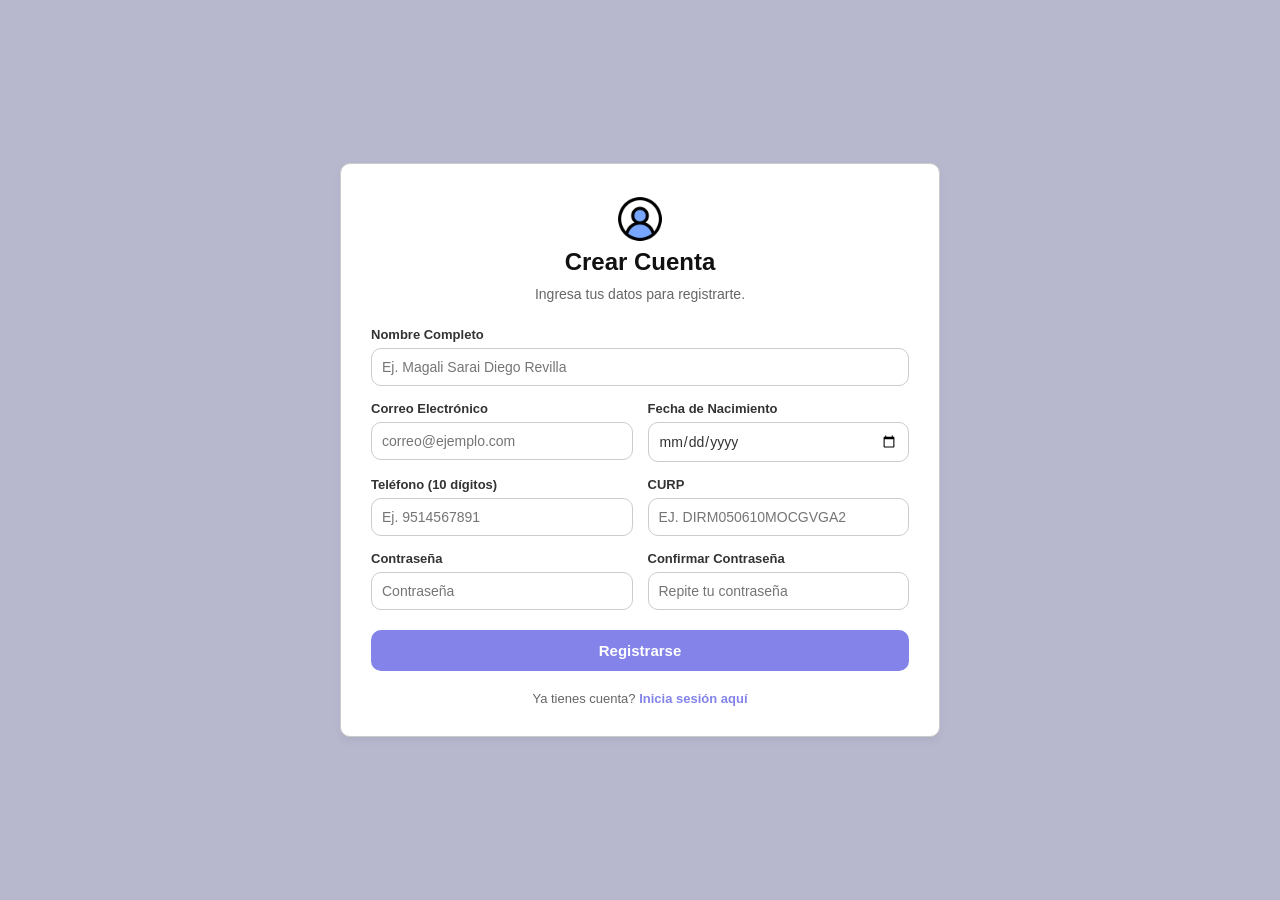
<file: index.html>
<!DOCTYPE html>
<html lang="es">

<head>
    <meta charset="UTF-8">
    <meta name="viewport" content="width=device-width, initial-scale=1.0">
    <title>skibiri</title>
    <link rel="stylesheet" href="css/style.css">
    <script src="js/utileria.js"></script>
    <script src="js/index.js" defer></script>
</head>
<body>
    <div class="contenedor">
        <div style="text-align: center;">
                <img class="imagen" src="img/avatar.png" >
            </div>
        <h1>Crear Cuenta</h1>
        <p class="subtitulo">Ingresa tus datos para registrarte.</p>
        <form id="formularioRegistro" novalidate>
            <div class="cuadricula-formulario">
                <!-- Nombre -->
                <div class="grupo-campo ancho-completo" id="grupoNombre">
                    <label for="nombre">Nombre Completo</label>
                    <input type="text" id="nombre" name="nombre" placeholder="Ej. Magali Sarai Diego Revilla">
                    <span class="mensaje-error">El nombre debe contener solo letras y espacios.</span>
                </div>
                <!-- Correo -->
                <div class="grupo-campo" id="grupoCorreo">
                    <label for="correo">Correo Electrónico</label>
                    <input type="email" id="correo" name="correo" placeholder="correo@ejemplo.com">
                    <span class="mensaje-error">Introduce un formato de correo válido.</span>
                </div>
                <!-- Fecha de Nacimiento -->
                <div class="grupo-campo" id="grupoFechaNacimiento">
                    <label for="fechaNacimiento">Fecha de Nacimiento</label>
                    <input type="date" id="fechaNacimiento" name="fechaNacimiento">
                    <span class="mensaje-error">Debes ser mayor de edad para registrarte.</span>
                </div>
                <!-- Teléfono -->
                <div class="grupo-campo" id="grupoTelefono">
                    <label for="telefono">Teléfono (10 dígitos)</label>
                    <input type="tel" id="telefono" name="telefono" placeholder="Ej. 9514567891">
                    <span class="mensaje-error">El teléfono debe contener exactamente 10 dígitos.</span>
                </div>
                <!-- CURP -->
                <div class="grupo-campo" id="grupoCURP">
                    <label for="curp">CURP</label>
                    <input type="text" id="curp" name="curp" placeholder="Ej. DIRM050610MOCGVGA2"
                        style="text-transform: uppercase;">
                    <span class="mensaje-error">El formato de la CURP es incorrecto.</span>
                </div>
                <!-- Contraseña -->
                <div class="grupo-campo" id="grupoContrasena">
                    <label for="contrasena">Contraseña</label>
                    <input type="password" id="contrasena" name="contrasena"
                        placeholder="Contraseña">
                    <span class="mensaje-error">Debe tener al menos 8 caracteres, una mayúscula, una minúscula, un
                        número y un carácter especial.</span>
                </div>
                <!-- Confirmar Contraseña -->
                <div class="grupo-campo" id="grupoConfirmarContrasena">
                    <label for="confirmarContrasena">Confirmar Contraseña</label>
                    <input type="password" id="confirmarContrasena" name="confirmarContrasena"
                        placeholder="Repite tu contraseña">
                    <span class="mensaje-error">Las contraseñas no coinciden o excede 20 caracteres.</span>
                </div>
            </div>
            <button type="submit" class="boton-primario">Registrarse</button>
        </form>
        <p class="texto-pie">Ya tienes cuenta? <a href="login.html">Inicia sesión aquí</a></p>
    </div>
    <!-- Ventana Modal de Edad -->
    <div class="modal-fondo" id="modalEdad">
        <div class="modal-contenido">
            <h2 class="titulo-modal">Edad Calculada</h2>
            <p class="cuerpo-modal" id="textoModalEdad">Tienes X años.</p>
            <button class="boton-secundario" id="cerrarModal">Entendido</button>
        </div>
    </div>
</body>
</html>
</file>
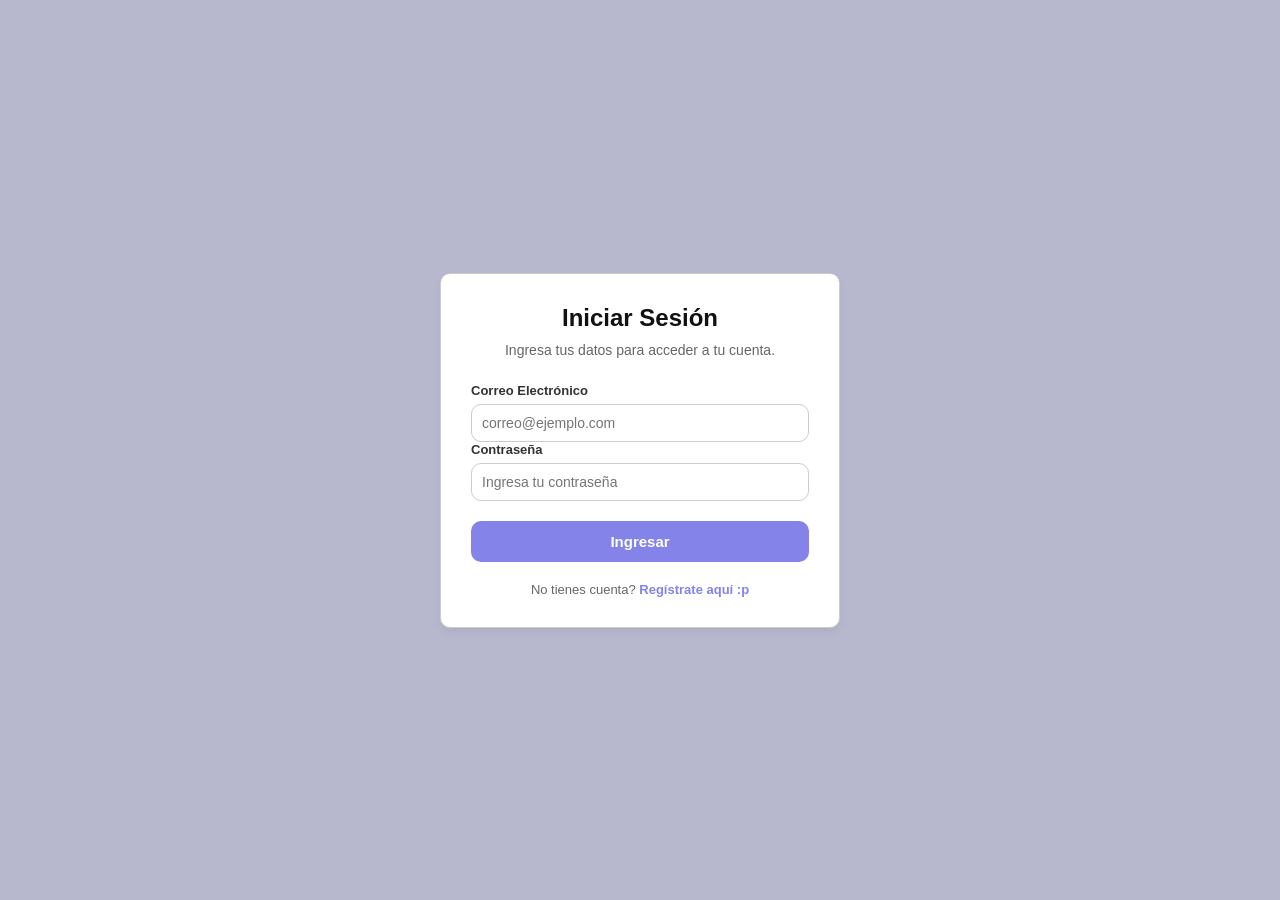
<file: login.html>
<!DOCTYPE html>
<html lang="es">

<head>
    <meta charset="UTF-8">
    <meta name="viewport" content="width=device-width, initial-scale=1.0">
    <title>Iniciar Sesión</title>
    <link rel="stylesheet" href="css/style.css">
    <script src="js/utileria.js"></script>
    <script src="js/login.js" defer></script>
</head>
<body>
    <div class="contenedor pequeno">
        <h1>Iniciar Sesión</h1>
        <p class="subtitulo">Ingresa tus datos para acceder a tu cuenta.</p>

        <form id="formularioLogin" novalidate>
            <!-- Correo -->
            <div class="grupo-campo" id="grupoCorreo">
                <label for="correo">Correo Electrónico</label>
                <input type="email" id="correo" name="correo" placeholder="correo@ejemplo.com">
                <span class="mensaje-error">Introduce un formato de correo válido.</span>
            </div>
            <!-- Contraseña -->
            <div class="grupo-campo" id="grupoContrasena">
                <label for="contrasena">Contraseña</label>
                <input type="password" id="contrasena" name="contrasena" placeholder="Ingresa tu contraseña">
                <span class="mensaje-error">Mínimo 8 caracteres, una mayúscula, minúscula, número y carácter especial.</span>
            </div>
            <button type="submit" class="boton-primario">Ingresar</button>
        </form>
        <p class="texto-pie">No tienes cuenta? <a href="index.html">Regístrate aquí :p</a></p>
    </div>

</body>

</html>
</file>
<file: css/style.css>
:root {
    --color-fondo: #b7b7ce;     
    --color-contenedor: #ffffff;
    --color-borde: #cccccc;
    --color-texto-principal: #333333;
    --color-texto-secundario: #666666;
    --color-acento: #8383e9;
    --color-acento-hover: #5b5bcf;
    --color-exito: #28a745;
    --color-error: #dc3545;
    --color-fondo-input: #ffffff;
    --radio-borde: 10px;
}

* {
    margin: 0;
    padding: 0;
    box-sizing: border-box;
}

body {
    font-family: 'Segoe UI', Tahoma, Geneva, Verdana, sans-serif;
    background-color: var(--color-fondo);
    color: var(--color-texto-principal);
    min-height: 100vh;
    display: flex;
    justify-content: center;
    align-items: center;
    padding: 20px 10px;
}


.contenedor {
    background-color: var(--color-contenedor);
    border: 1px solid var(--color-borde);
    border-radius: var(--radio-borde);
    padding: 30px;
    width: 100%;
    max-width: 600px;
    box-shadow: 0 4px 8px rgba(0, 0, 0, 0.05);
}

.contenedor.pequeno {
    max-width: 400px;
}

h1 {
    font-size: 24px;
    font-weight: bold;
    margin-bottom: 10px;
    text-align: center;
    color: #111111;
}

.subtitulo {
    font-size: 14px;
    color: var(--color-texto-secundario);
    text-align: center;
    margin-bottom: 25px;
}

.cuadricula-formulario {
    display: grid;
    grid-template-columns: 1fr 1fr;
    gap: 15px;
}

.ancho-completo {
    grid-column: span 2;
}

.grupo-campo {
    display: flex;
    flex-direction: column;
}

.grupo-campo label {
    font-size: 13px;
    font-weight: bold;
    margin-bottom: 6px;
    color: var(--color-texto-principal);
}

.grupo-campo input {
    width: 100%;
    padding: 10px;
    background-color: var(--color-fondo-input);
    border: 1px solid var(--color-borde);
    border-radius: var(--radio-borde);
    color: var(--color-texto-principal);
    font-family: inherit;
    font-size: 14px;
    outline: none;
}

.grupo-campo input:focus {
    border-color: var(--color-acento);
}

.grupo-campo.valido input {
    border-color: var(--color-exito);
    background-color: #e8f5e9;
}

.grupo-campo.invalido input {
    border-color: var(--color-error);
    background-color: #fde8e8;
}

.mensaje-error {
    font-size: 11px;
    color: var(--color-error);
    margin-top: 5px;
    display: none;
}

.grupo-campo.invalido .mensaje-error {
    display: block;
}

.boton-primario {
    width: 100%;
    padding: 12px;
    background-color: var(--color-acento);
    border: none;
    border-radius: var(--radio-borde);
    color: #ffffff;
    font-size: 15px;
    font-weight: bold;
    cursor: pointer;
    margin-top: 20px;
}

.boton-primario:hover {
    background-color: var(--color-acento-hover);
}

.boton-secundario {
    padding: 8px 20px;
    background-color: #eeeeee;
    border: 1px solid var(--color-borde);
    border-radius: var(--radio-borde);
    color: var(--color-texto-principal);
    font-size: 13px;
    cursor: pointer;
}

.boton-secundario:hover {
    background-color: #dddddd;
}

.texto-pie {
    text-align: center;
    margin-top: 20px;
    font-size: 13px;
    color: var(--color-texto-secundario);
}

.texto-pie a {
    color: var(--color-acento);
    text-decoration: none;
    font-weight: bold;
}

.texto-pie a:hover {
    text-decoration: underline;
}

.modal-fondo {
    position: fixed;
    top: 0;
    left: 0;
    width: 100%;
    height: 100%;
    background-color: rgba(0, 0, 0, 0.5);
    display: flex;
    justify-content: center;
    align-items: center;
    opacity: 0;
    pointer-events: none;
}

.modal-fondo.activo {
    opacity: 1;
    pointer-events: auto;
}

.modal-contenido {
    background-color: #ffffff;
    border: 1px solid var(--color-borde);
    border-radius: var(--radio-borde);
    padding: 25px;
    width: 90%;
    max-width: 350px;
    box-shadow: 0 10px 25px rgba(0, 0, 0, 0.15);
    text-align: center;
}

.titulo-modal {
    font-size: 18px;
    font-weight: bold;
    margin-bottom: 10px;
    color: #111111;
}

.cuerpo-modal {
    font-size: 14px;
    color: var(--color-texto-principal);
    margin-bottom: 20px;
}

@media (max-width: 600px) {
    .cuadricula-formulario {
        grid-template-columns: 1fr;
    }

    .ancho-completo {
        grid-column: span 1;
    }

    .contenedor {
        padding: 20px 15px;
    }
}

.imagen{
    width: 50px;
    height: 50px;
}
</file>
